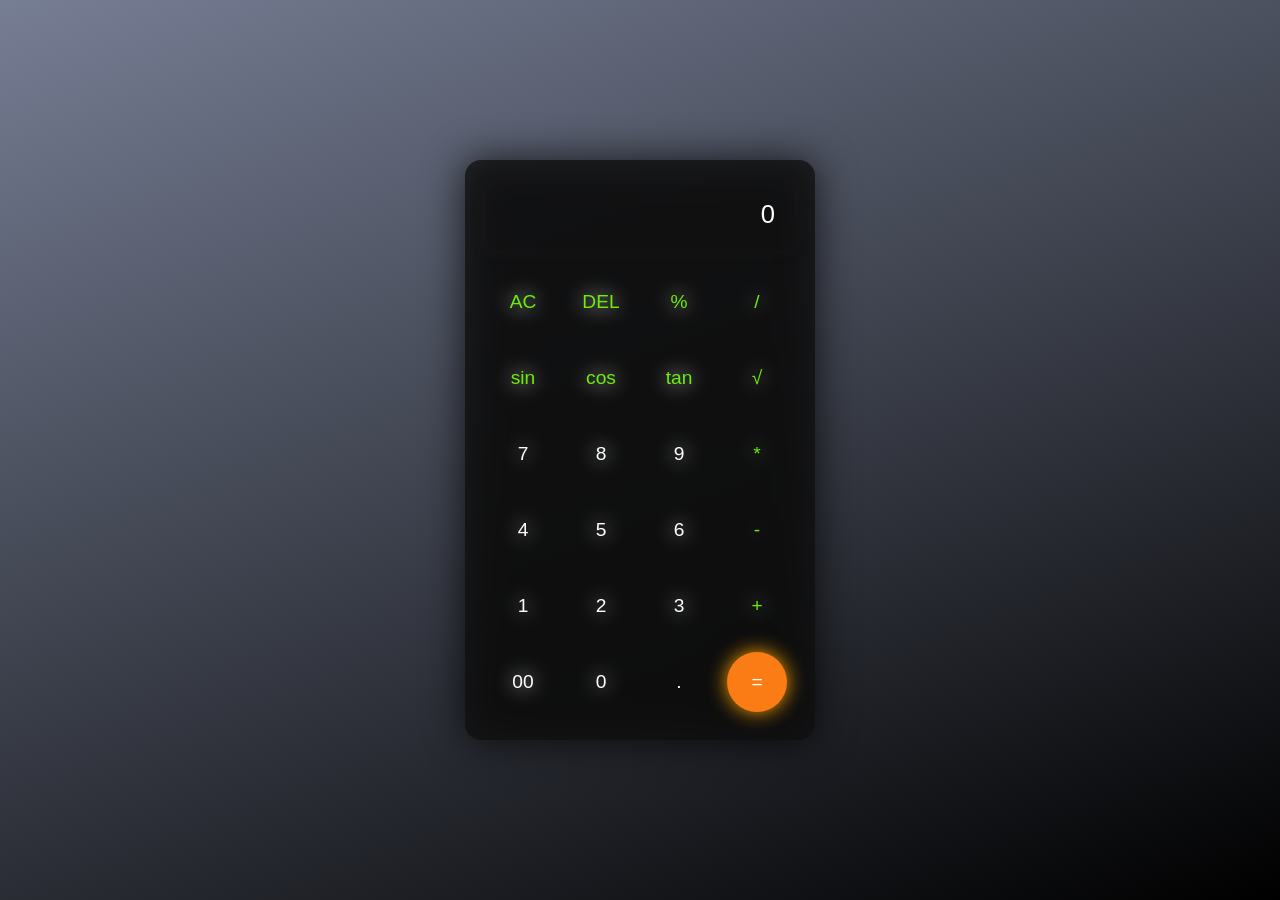
<file: index.htm>
<!DOCTYPE html>
<html lang="en">

<head>
    <meta charset="UTF-8">
    <meta name="viewport" content="width=device-width, initial-scale=1.0, maximum-scale=1.0, user-scalable=no">
    <title>Calculator App</title>
    <link rel="stylesheet" href="style.css">
</head>

<body>
    <div class="background"></div>
    <div class="calculator">
        <input type="text" placeholder="0">
        <div>
            <button class="operator">AC</button>
            <button class="operator">DEL</button>
            <button class="operator">%</button>
            <button class="operator">/</button>
        </div>
        <div>
            <button class="operator">sin</button>
            <button class="operator">cos</button>
            <button class="operator">tan</button>
            <button class="operator">√</button>
        </div>
        <div>
            <button>7</button>
            <button>8</button>
            <button>9</button>
            <button class="operator">*</button>
        </div>
        <div>
            <button>4</button>
            <button>5</button>
            <button>6</button>
            <button class="operator">-</button>
        </div>
        <div>
            <button>1</button>
            <button>2</button>
            <button>3</button>
            <button class="operator">+</button>
        </div>
        <div>
            <button>00</button>
            <button>0</button>
            <button>.</button>
            <button class="equalBtn">=</button>
        </div>
    </div>
    <script src="app.js"></script>
</body>

</html>
</file>
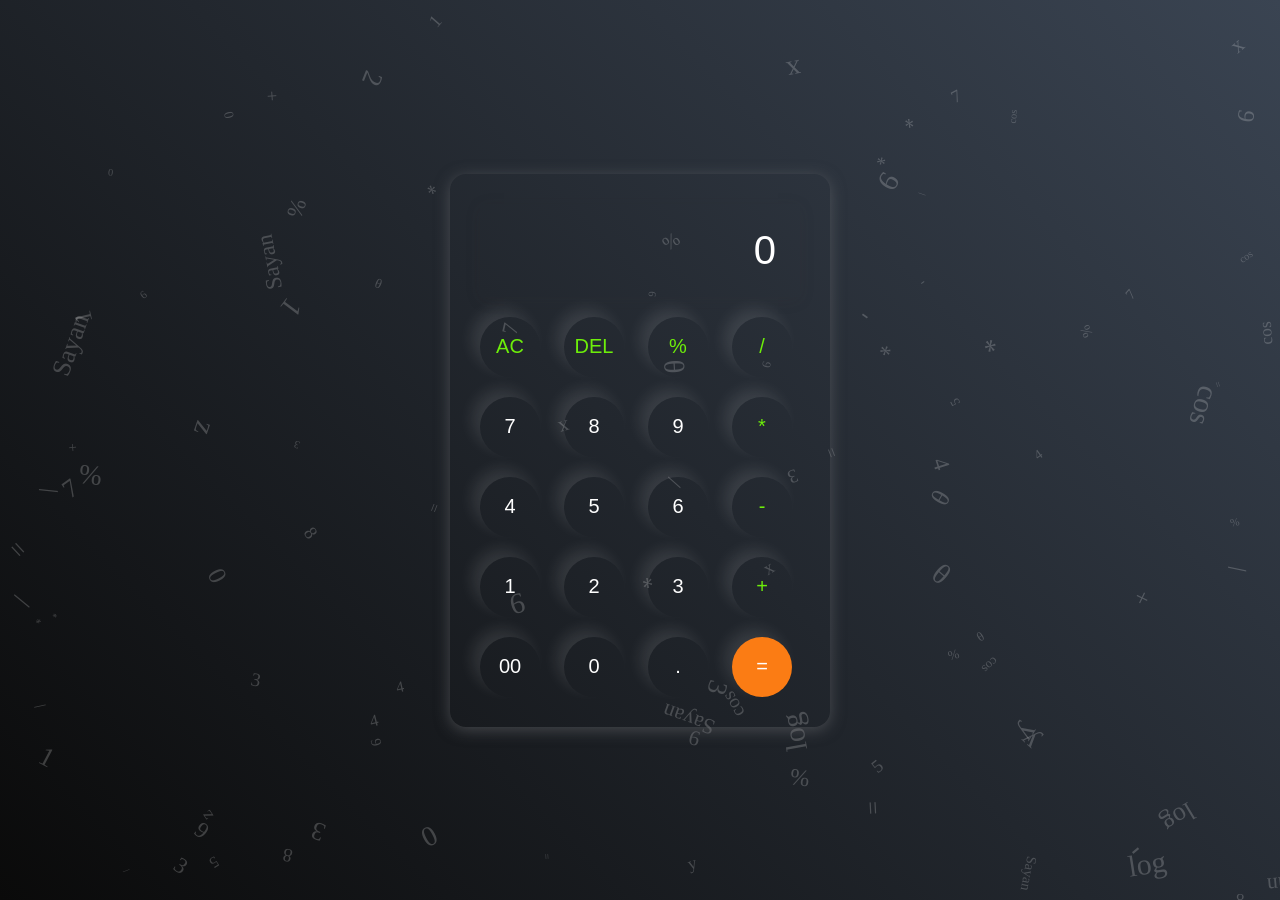
<file: Calculator/index.htm>
<!DOCTYPE html>
<html lang="en">
<head>
    <meta charset="UTF-8">
    <meta name="viewport" content="width=device-width, initial-scale=1.0">
    <title>Calculator App</title>
    <link rel="stylesheet" href="app.css">
</head>
<body>
    <div class="background"></div>
    <div class="calculator">
        <input type="text" placeholder="0">
        <div>
            <button class="operator">AC</button>
            <button class="operator">DEL</button>
            <button class="operator">%</button>
            <button class="operator">/</button>
        </div>
        <div>
            <button>7</button>
            <button>8</button>
            <button>9</button>
            <button class="operator">*</button>
        </div>
        <div>
            <button>4</button>
            <button>5</button>
            <button>6</button>
            <button class="operator">-</button>
        </div>
        <div>
            <button>1</button>
            <button>2</button>
            <button>3</button>
            <button class="operator">+</button>
        </div>
        <div>
            <button>00</button>
            <button>0</button>
            <button>.</button>
            <button class="equalBtn">=</button>
        </div>
    </div>
    <script src="app.js"></script>
</body>
</html>
</file>
<file: style.css>
* {
  margin: 0;
  padding: 0;
  box-sizing: border-box;
}

body {
  width: 100%;
  height: 100vh;
  display: flex;
  justify-content: center;
  align-items: center;
  background: linear-gradient(339deg, #000000, #17244a96);
  background-size: cover;
  position: relative;
  overflow: hidden;

}

.background {
  position: absolute;
  width: 100%;
  height: 100%;
  z-index: -1;
  overflow: hidden;
}

.calculator {
  padding: 20px;
  border-radius: 16px;
  background: rgb(16 16 16 / 74%);
  filter: drop-shadow(0px 0px 20px black);
  width: 90vw;
  max-width: 350px;
}

input {
  width: 100%;
  padding: 20px;
  margin-bottom: 15px;
  border: none;
  background: transparent;
  box-shadow: 0px 3px 15px rgba(64, 58, 58, 0.1);
  font-size: 1.6rem;
  text-align: right;
  color: white;
}

input::placeholder {
  color: #ffffff;
}

button {
  border: none;
  width: 22%;
  max-width: 60px;
  height: 60px;
  margin: 8px;
  border-radius: 50%;
  background: transparent;
  color: #ffffff;
  font-size: 1.2rem;
  /* box-shadow: -8px -8px 15px rgba(255, 255, 255, 0.1); */
  filter: drop-shadow(0px 0px 10px #ffff);
  cursor: pointer;
  transition: transform 0.1s ease;
}

button:active {
  transform: scale(0.95);
}

.equalBtn {
  background-color: #fb7c14;
  filter: drop-shadow(0px 0px 10px orange);

}

.operator {
  color: #6dee0a;
}

.math-symbol {
  position: absolute;
  font-size: 20px;
  color: rgba(255, 255, 255, 0.2);
  pointer-events: none;
}

.calculator div {
  display: flex;
  justify-content: space-between;
}
</file>
<file: Calculator/app.css>
* {
    margin: 0;
    padding: 0;
    box-sizing: border-box;
}

body {
    width: 100%;
    height: 100vh;
    display: flex;
    justify-content: center;
    align-items: center;
    background: linear-gradient(45deg, #0a0a0a, #3a4452);
    position: relative;
    overflow: hidden;
}

.background {
    position: absolute;
    width: 100%;
    height: 100%;
    z-index: -1;
    overflow: hidden;
}

.calculator {
    /* border: 0px solid #7b7b7b; */
    padding: 20px;
    border-radius: 16px;
    background: rgba(255, 196, 196, 0);
    box-shadow: 0px 3px 15px rgba(113, 115, 119, 0.5);
}

input {
    width: 320px;
    padding: 24px;
    margin: 10px;
    border: none;
    background: transparent;
    box-shadow: 0px 3px 15px rgba(64, 58, 58, 0.1);
    font-size: 40px;
    text-align: right;
    color: white;
}

input::placeholder {
    color: #ffffff;
}

button {
    border: none;
    width: 60px;
    height: 60px;
    margin: 10px;
    border-radius: 50%;
    background: transparent;
    color: #ffffff;
    font-size: 20px;
    box-shadow: -8px -8px 15px rgba(255, 255, 255, 0.1);
    cursor: pointer;
}

.equalBtn {
    background-color: #fb7c14;
}

.operator {
    color: #6dee0a;
}

.math-symbol {
    position: absolute;
    font-size: 20px;
    color: rgba(255, 255, 255, 0.2);
    pointer-events: none;
}
</file>
